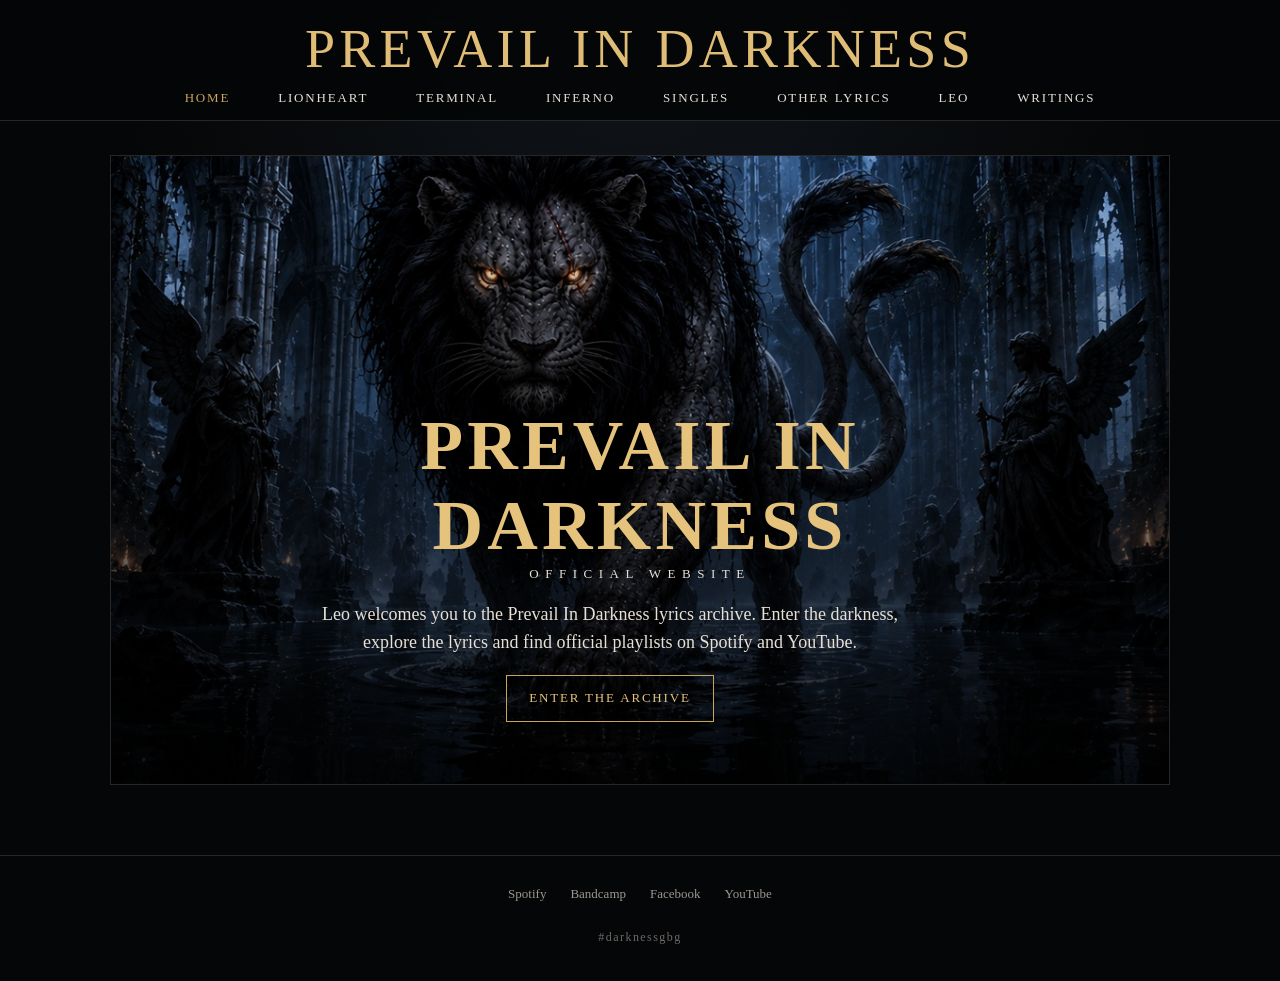
<file: index.html>
<!doctype html><html><head><meta charset="utf-8"><meta name="viewport" content="width=device-width,initial-scale=1"><title>Prevail In Darkness — Official Website</title><meta name="description" content="Official Prevail In Darkness lyrics archive."><meta property="og:type" content="website"><meta property="og:title" content="Prevail In Darkness — Official Website"><meta property="og:description" content="Official Prevail In Darkness lyrics archive."><meta property="og:url" content="https://darknessgbg.github.io/"><meta property="og:image" content="https://darknessgbg.github.io/assets/social-preview.jpg"><meta property="og:image:width" content="1200"><meta property="og:image:height" content="630"><meta property="og:image:alt" content="Prevail In Darkness — Official Website"><meta name="twitter:card" content="summary_large_image"><meta name="twitter:image" content="https://darknessgbg.github.io/assets/social-preview.jpg"><link rel="stylesheet" href="style.css"></head><body><script src="site.js"></script><script>document.body.innerHTML=head('HOME')+`<main><section class="hero"><div class="hero-copy"><h1>PREVAIL IN DARKNESS</h1><div class="official">OFFICIAL WEBSITE</div><p>Leo welcomes you to the Prevail In Darkness lyrics archive. Enter the darkness, explore the lyrics and find official playlists on Spotify and YouTube.</p><p><a class="btn" href="lionheart.html">ENTER THE ARCHIVE</a></p></div></section></main>`+footer()</script></body></html>
</file>
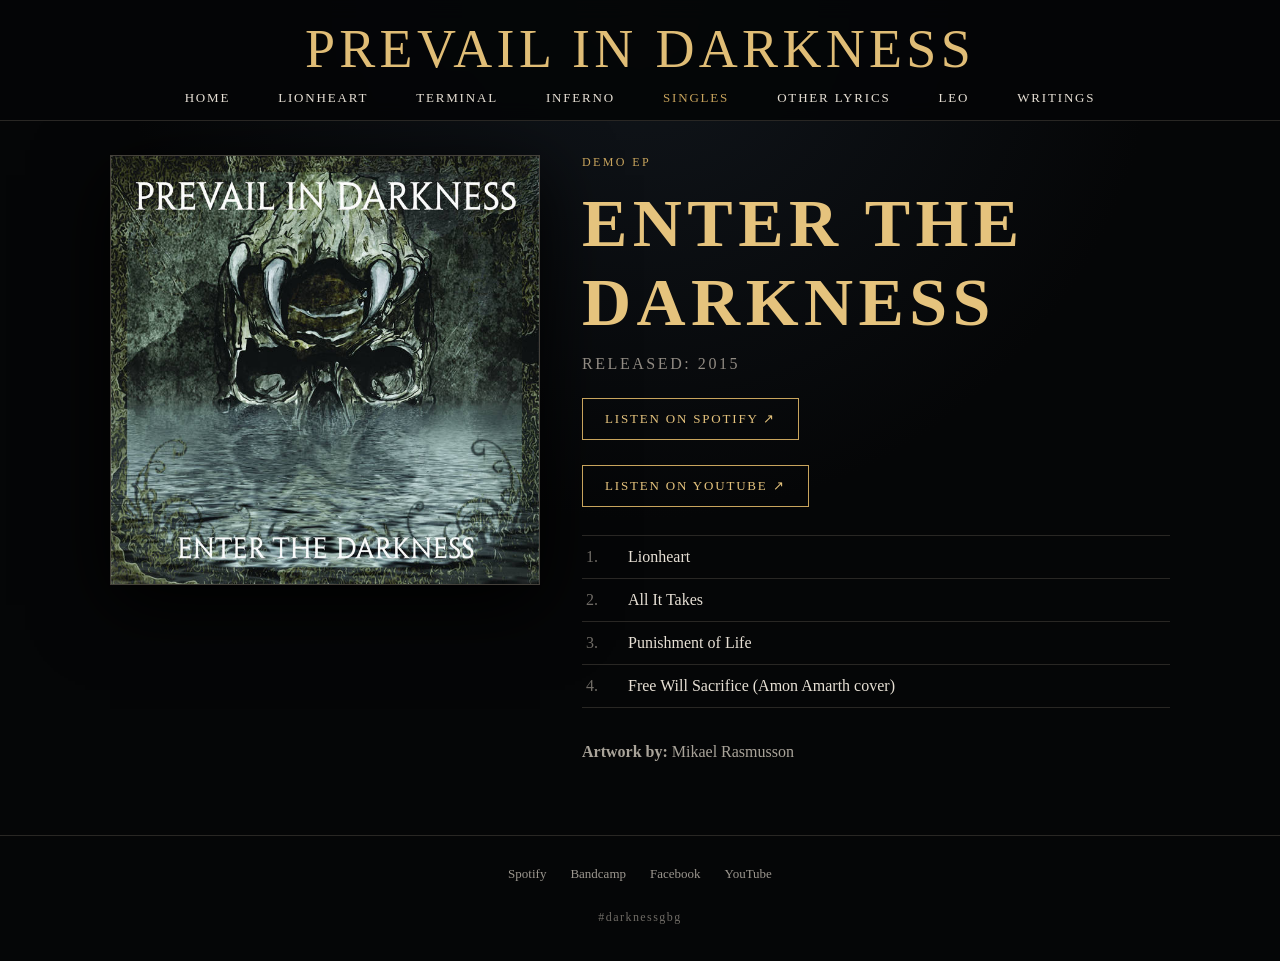
<file: ep.html>
<!doctype html><html><head><meta charset="utf-8"><meta name="viewport" content="width=device-width,initial-scale=1"><title>EP — Prevail In Darkness</title><link rel="stylesheet" href="style.css"></head><body><script src="site.js"></script><script>

const eps=[

{

title:'ENTER THE DARKNESS',

year:'2015',

type:'DEMO EP',

cover:'enter-the-darkness.jpg',

art:'Mikael Rasmusson',

spotify:'https://open.spotify.com/album/4tGDDbMZghYqmb6qF6rPEz?si=xfxrgKEaRs6nzDOba1xYuA&utm_source=copy-link',

youtube:'https://youtube.com/playlist?list=PLr1MfuOF9ysdJzB0fHsy_8Emk3G6ai0Ga&si=yYK1ctxXxt_LJBYR',

tracks:[

['Lionheart','lyrics.html?release=lionheart&track=4'],

['All It Takes','lyrics.html?release=lionheart&track=9'],

['Punishment of Life','lyrics.html?release=lionheart&track=10'],

['Free Will Sacrifice (Amon Amarth cover)',null]

]

},

{

title:'DAMNATION',

year:'2017',

type:'DEMO EP',

cover:'damnation.jpg',

art:'Emil Hermansson',

spotify:'https://open.spotify.com/album/0LSIrafQ3HREJO68vqvStt?si=rtVlo80FSLaMeyKSHmoYjA&utm_source=copy-link',

youtube:'https://youtube.com/playlist?list=PLr1MfuOF9yscKUUj8fVxPwi_1oLfwRfUy&si=0iLfa8OnX1uWUyE1',

tracks:[

['The End is Mine','lyrics.html?release=terminal&track=11'],

['Nothing Remains','lyrics.html?release=terminal&track=7'],

['Strike from the Ashes','lyrics.html?release=terminal&track=13'],

['Bullet Ride (In Flames cover)',null]

]

},

{

title:'THE IMMORTALS',

year:'2017',

type:'COMPILATION EP',

cover:'the-immortals.jpg',

art:'Emil Hermansson',

spotify:'https://open.spotify.com/album/38AAaayF6wWcVkKkwvoTXJ?si=2_XtHqJjT76xpYRxVuYUow&utm_source=copy-link',

youtube:'https://youtube.com/playlist?list=PLr1MfuOF9yseif8zJNQFHpRlXxnTdQBWU&si=DMuoag3zSQv6H38o',

bandcamp:'https://darknessgbg.bandcamp.com/album/the-immortals-ep-2017',

tracks:[

['Blinded by Fear (At the Gates cover)',null],

['Lost to Apathy (Dark Tranquillity cover)',null],

['Bullet Ride (In Flames cover)',null],

['Free Will Sacrifice (Amon Amarth cover)',null]

]

}

];

const id=Math.max(0,Math.min(2,parseInt(new URLSearchParams(location.search).get('id')||'0')));

const e=eps[id];

document.title=`${e.title} — Prevail In Darkness`;

document.body.innerHTML=head('SINGLES')+`<main><section class="release-head">

<img class="cover" src="assets/${e.cover}" alt="${e.title} artwork">

<div>

<div class="kicker">${e.type}</div>

<h1>${e.title}</h1>

<div class="meta">RELEASED: ${e.year}</div>

<p style="margin:25px 0">

<a class="btn" target="_blank" rel="noopener" href="${e.spotify}">LISTEN ON SPOTIFY ↗</a>

</p>

<p style="margin:25px 0">

<a class="btn" target="_blank" rel="noopener" href="${e.youtube}">LISTEN ON YOUTUBE ↗</a>

</p>

${e.bandcamp?`<p style="margin:25px 0"><a class="btn" target="_blank" rel="noopener" href="${e.bandcamp}">FREE DOWNLOAD ON BANDCAMP ↗</a></p>`:''}

<ol class="tracks">

${e.tracks.map((t,i)=>`<li>${t[1]?`<a href="${t[1]}"><span class="num">${i+1}.</span><span>${t[0]}</span></a>`:`<div style="display:flex;gap:14px;padding:12px 4px"><span class="num">${i+1}.</span><span>${t[0]}</span></div>`}</li>`).join('')}

</ol>

<div class="credits"><strong>Artwork by:</strong> ${e.art}</div>

</div>

</section></main>`+footer();

</script></body></html>
</file>
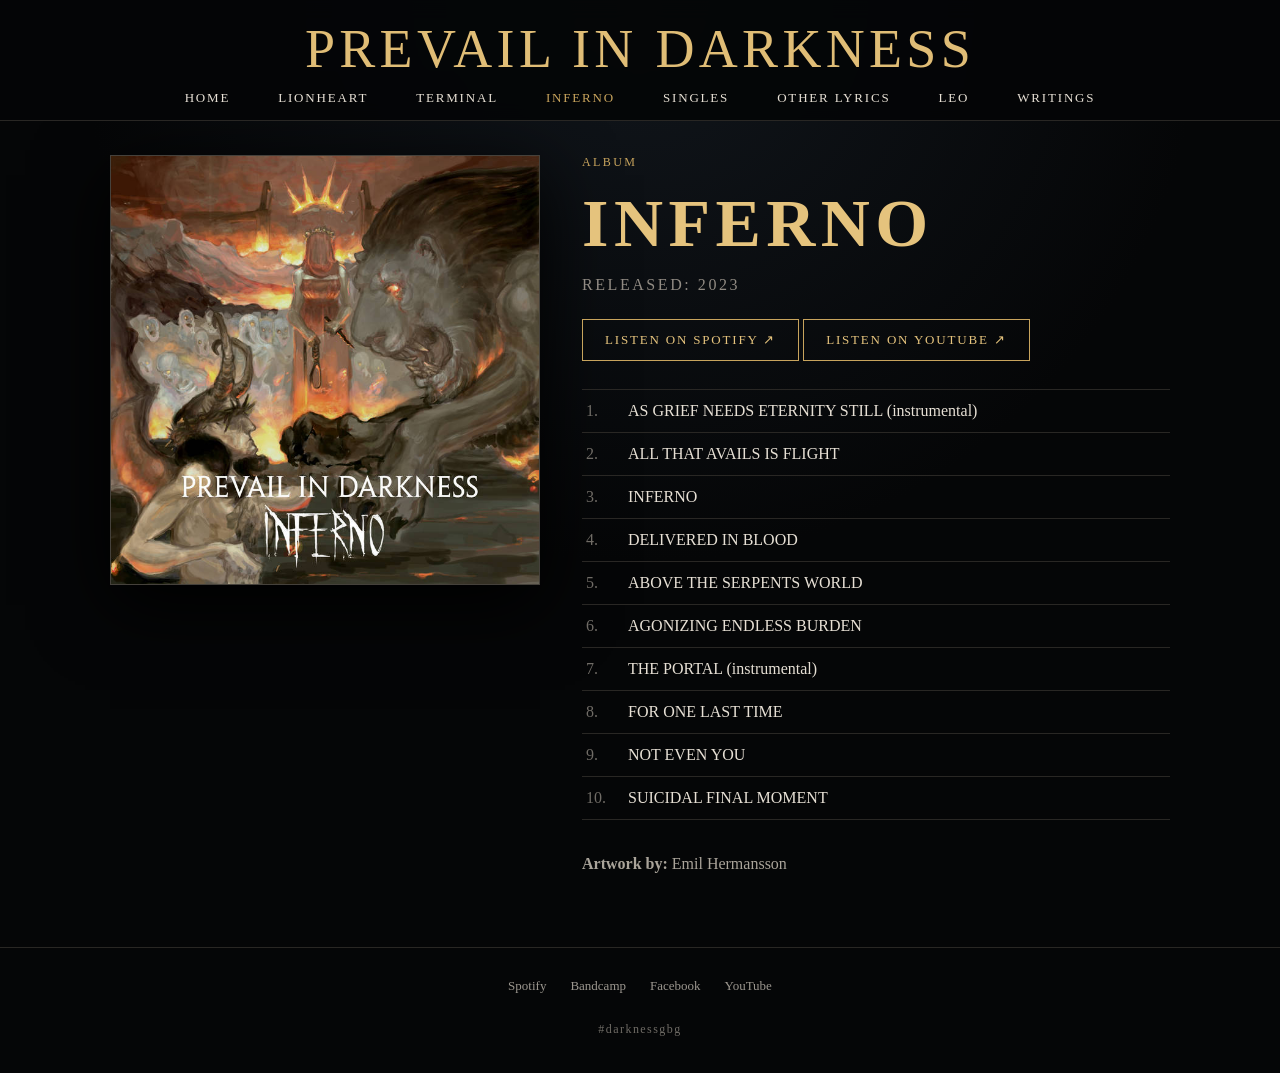
<file: inferno.html>
<!doctype html><html><head><meta charset="utf-8"><meta name="viewport" content="width=device-width,initial-scale=1"><link rel="stylesheet" href="style.css"></head><body><script src="site.js"></script><script>renderAlbum('inferno')</script></body></html>
</file>
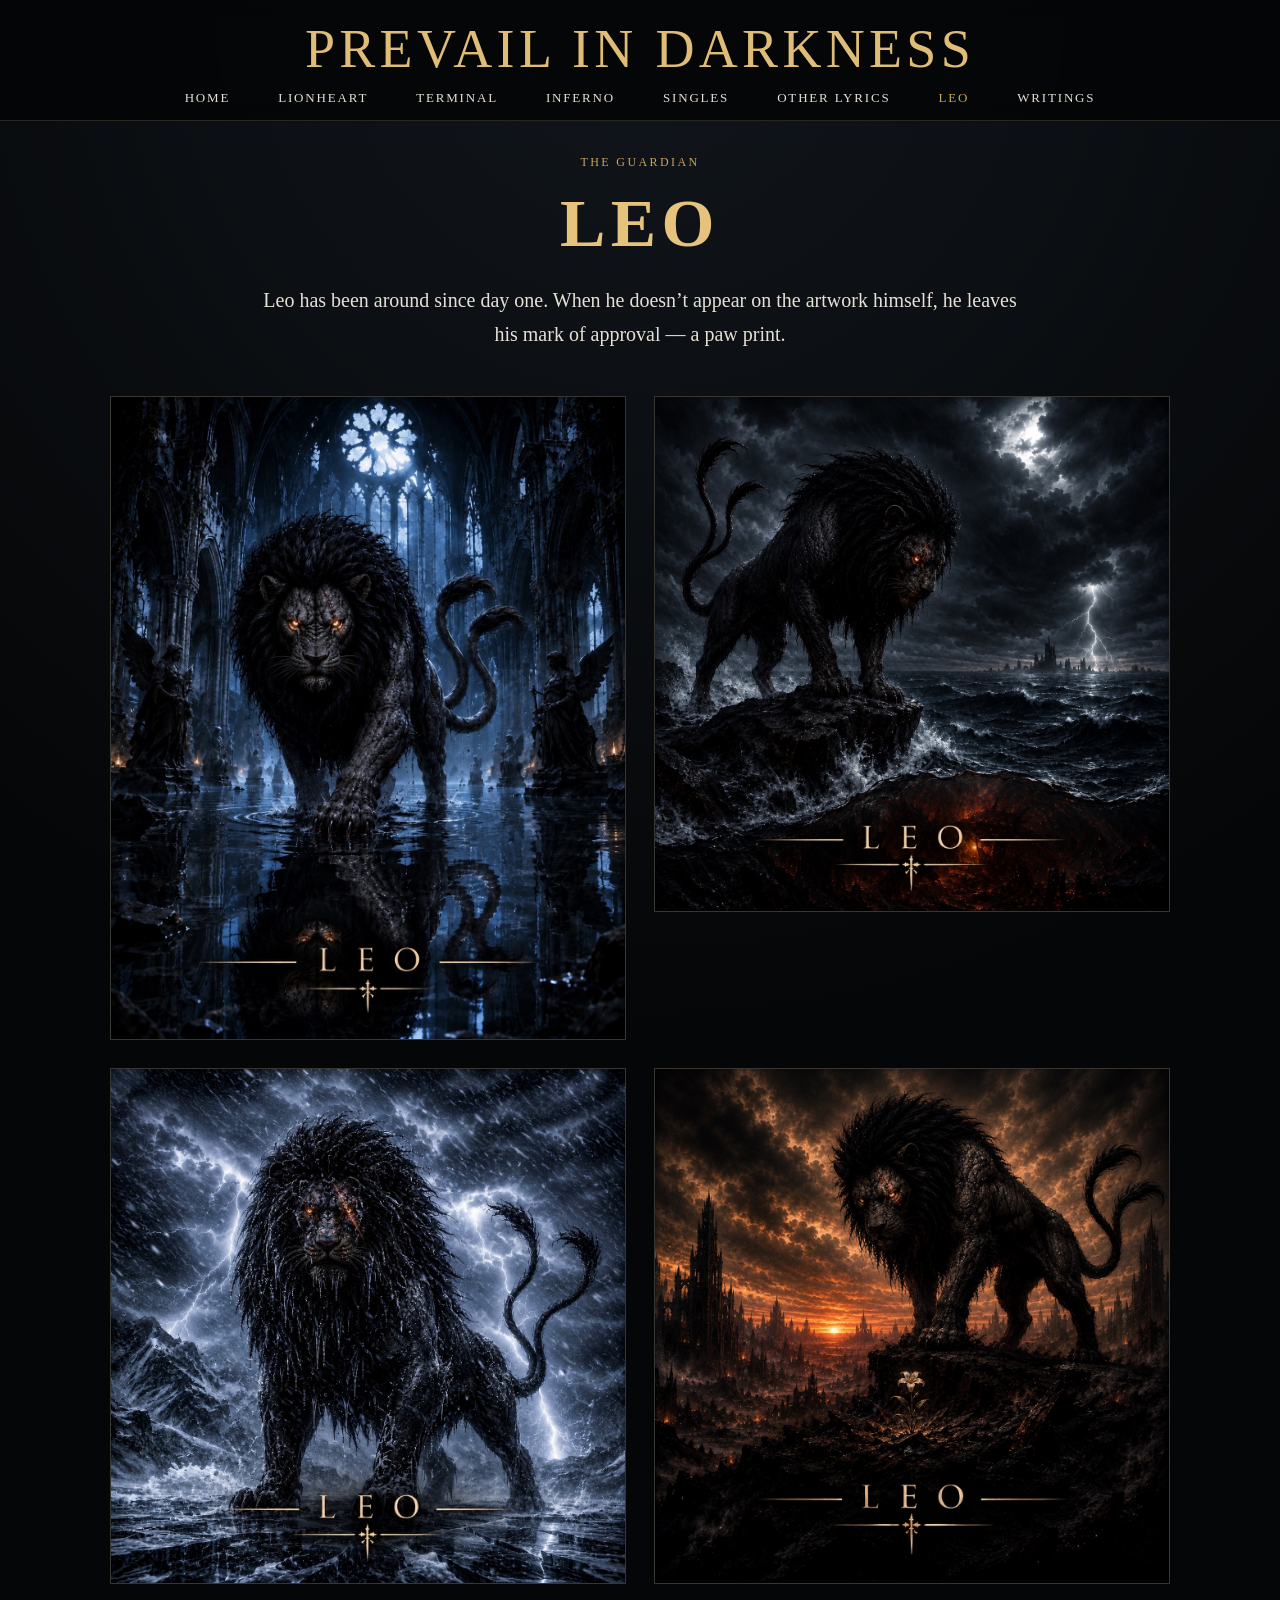
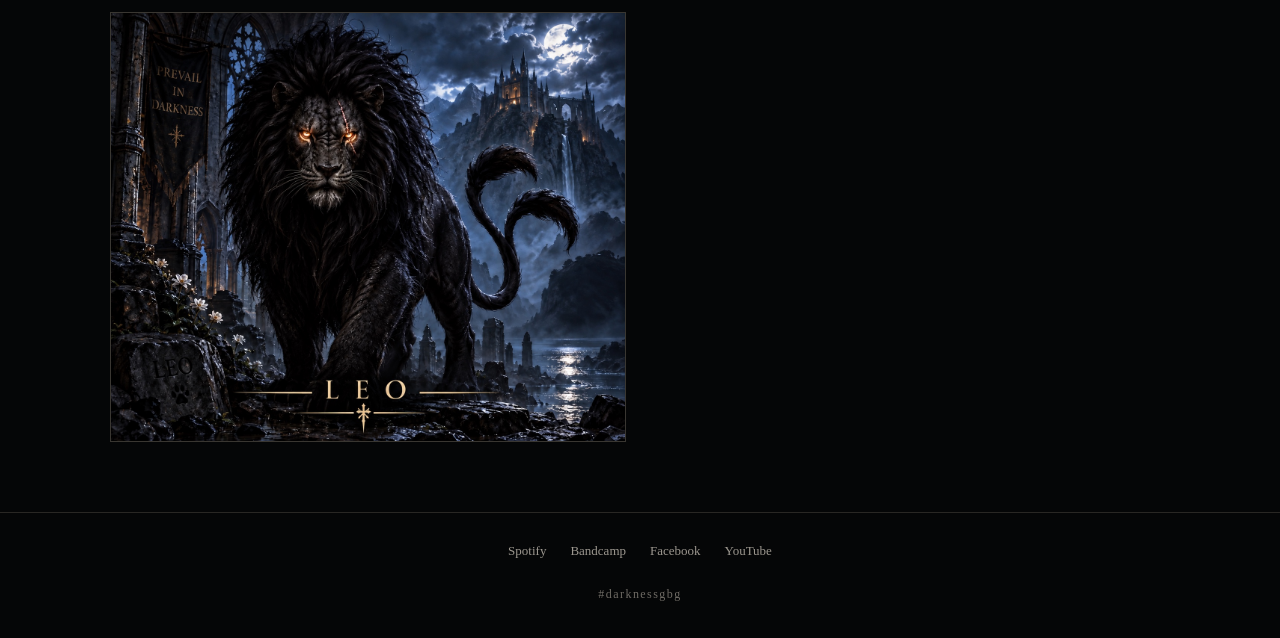
<file: leo.html>
<!doctype html>

<html>

<head>

<meta charset="utf-8">

<meta name="viewport" content="width=device-width,initial-scale=1">

<title>Leo — Prevail In Darkness</title>

<meta name="description" content="Leo — the guardian of Prevail In Darkness.">

<link rel="stylesheet" href="style.css">

<style>

.leo-intro{

  max-width:760px;

  margin:0 auto 45px;

  text-align:center;

}

.leo-intro p{

  font-size:20px;

  line-height:1.7;

  color:var(--ink);

}

.leo-gallery{

  display:grid;

  grid-template-columns:repeat(2,1fr);

  gap:28px;

}

.leo-art{

  margin:0;

}

.leo-art img{

  display:block;

  width:100%;

  height:auto;

  border:1px solid #393631;

}

@media(max-width:720px){

  .leo-gallery{

    grid-template-columns:1fr;

    gap:24px;

  }

  .leo-intro p{

    font-size:18px;

  }

}

</style>

</head>

<body>

<script src="site.js"></script>

<script>

document.body.innerHTML=head('LEO')+`

<main>

<section class="leo-intro">

<div class="kicker">THE GUARDIAN</div>

<h1 class="section-title">LEO</h1>

<p>

Leo has been around since day one. When he doesn’t appear on the artwork himself, he leaves his mark of approval — a paw print.

</p>

</section>

<section class="leo-gallery">

<figure class="leo-art">

<img src="assets/leo-cathedral-art.jpg" alt="Leo in the cathedral">

</figure>

<figure class="leo-art">

<img src="assets/leo-storm-art.jpg" alt="Leo overlooking the storm">

</figure>

<figure class="leo-art">

<img src="assets/leo-ice-art.jpg" alt="Leo in the frozen storm">

</figure>

<figure class="leo-art">

<img src="assets/leo-ruins-art.jpg" alt="Leo overlooking the ruins">

</figure>
<figure class="leo-art">

  <img src="assets/leo-guardian.jpg" alt="Leo, guardian of Prevail In Darkness">

</figure>
</section>

</main>

`+footer();

</script>

</body>

</html>
</file>
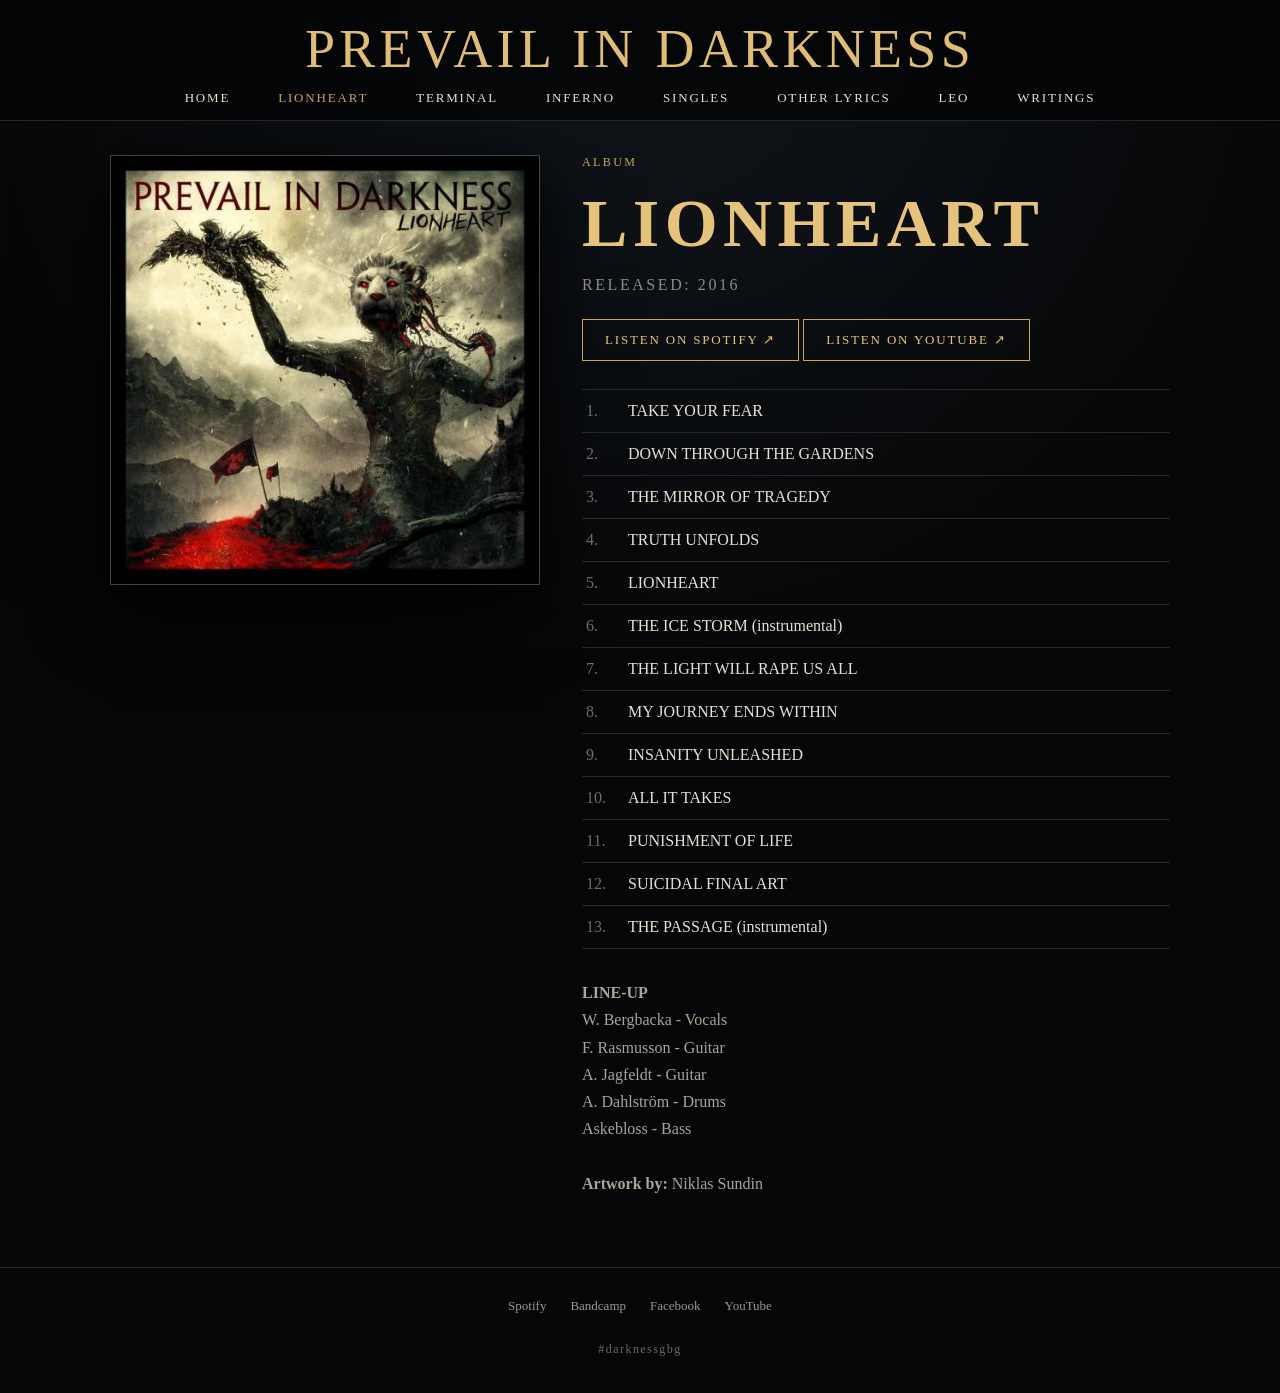
<file: lionheart.html>
<!doctype html><html><head><meta charset="utf-8"><meta name="viewport" content="width=device-width,initial-scale=1"><link rel="stylesheet" href="style.css"></head><body><script src="site.js"></script><script>renderAlbum('lionheart')</script></body></html>
</file>
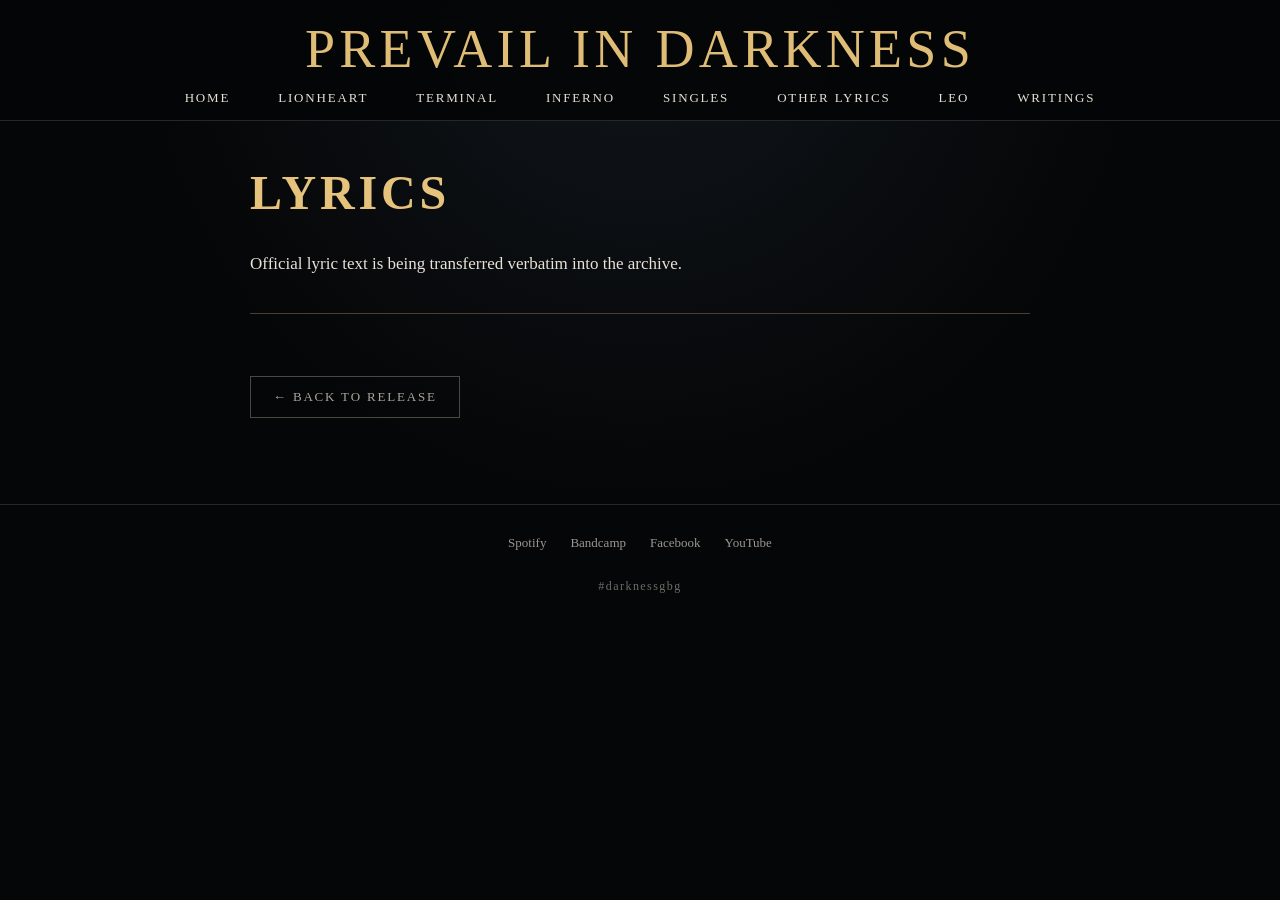
<file: lyrics.html>
<!doctype html><html><head><meta charset="utf-8"><meta name="viewport" content="width=device-width,initial-scale=1"><title>Lyrics — Prevail In Darkness</title><link rel="stylesheet" href="style.css"></head><body><script src="site.js"></script><script src="lionheart-lyrics.js"></script><script src="terminal-lyrics.js"></script><script src="inferno-lyrics.js"></script><script>const q=new URLSearchParams(location.search),rid=q.get('release'),r=releases[rid],i=+q.get('track'),t=r?.tracks[i]||'LYRICS',c=TRACK_CREDITS[rid]?.[i]||[];document.title=`${t} — Prevail In Darkness`;document.body.innerHTML=head(r?.title||'')+`<main class="lyric-page"><div class="kicker">${r?.title||''}</div><h1 class="section-title lyric-title">${t}</h1><div id="lyrics" class="lyric-copy"><pre>${rid==='lionheart' ? (LIONHEART_LYRICS[i] || 'INSTRUMENTAL') : rid==='terminal' ? (TERMINAL_LYRICS[i] || 'INSTRUMENTAL') : rid==='inferno' ? (INFERNO_LYRICS[i] || 'INSTRUMENTAL') : 'Official lyric text is being transferred verbatim into the archive.'}</pre><div class="song-credit">${c.map(x=>`<div>${x}</div>`).join('')}</div></div><p><a class="btn secondary" href="${rid}.html">← BACK TO ${r?.title||'RELEASE'}</a></p></main>`+footer()</script></body></html>
</file>
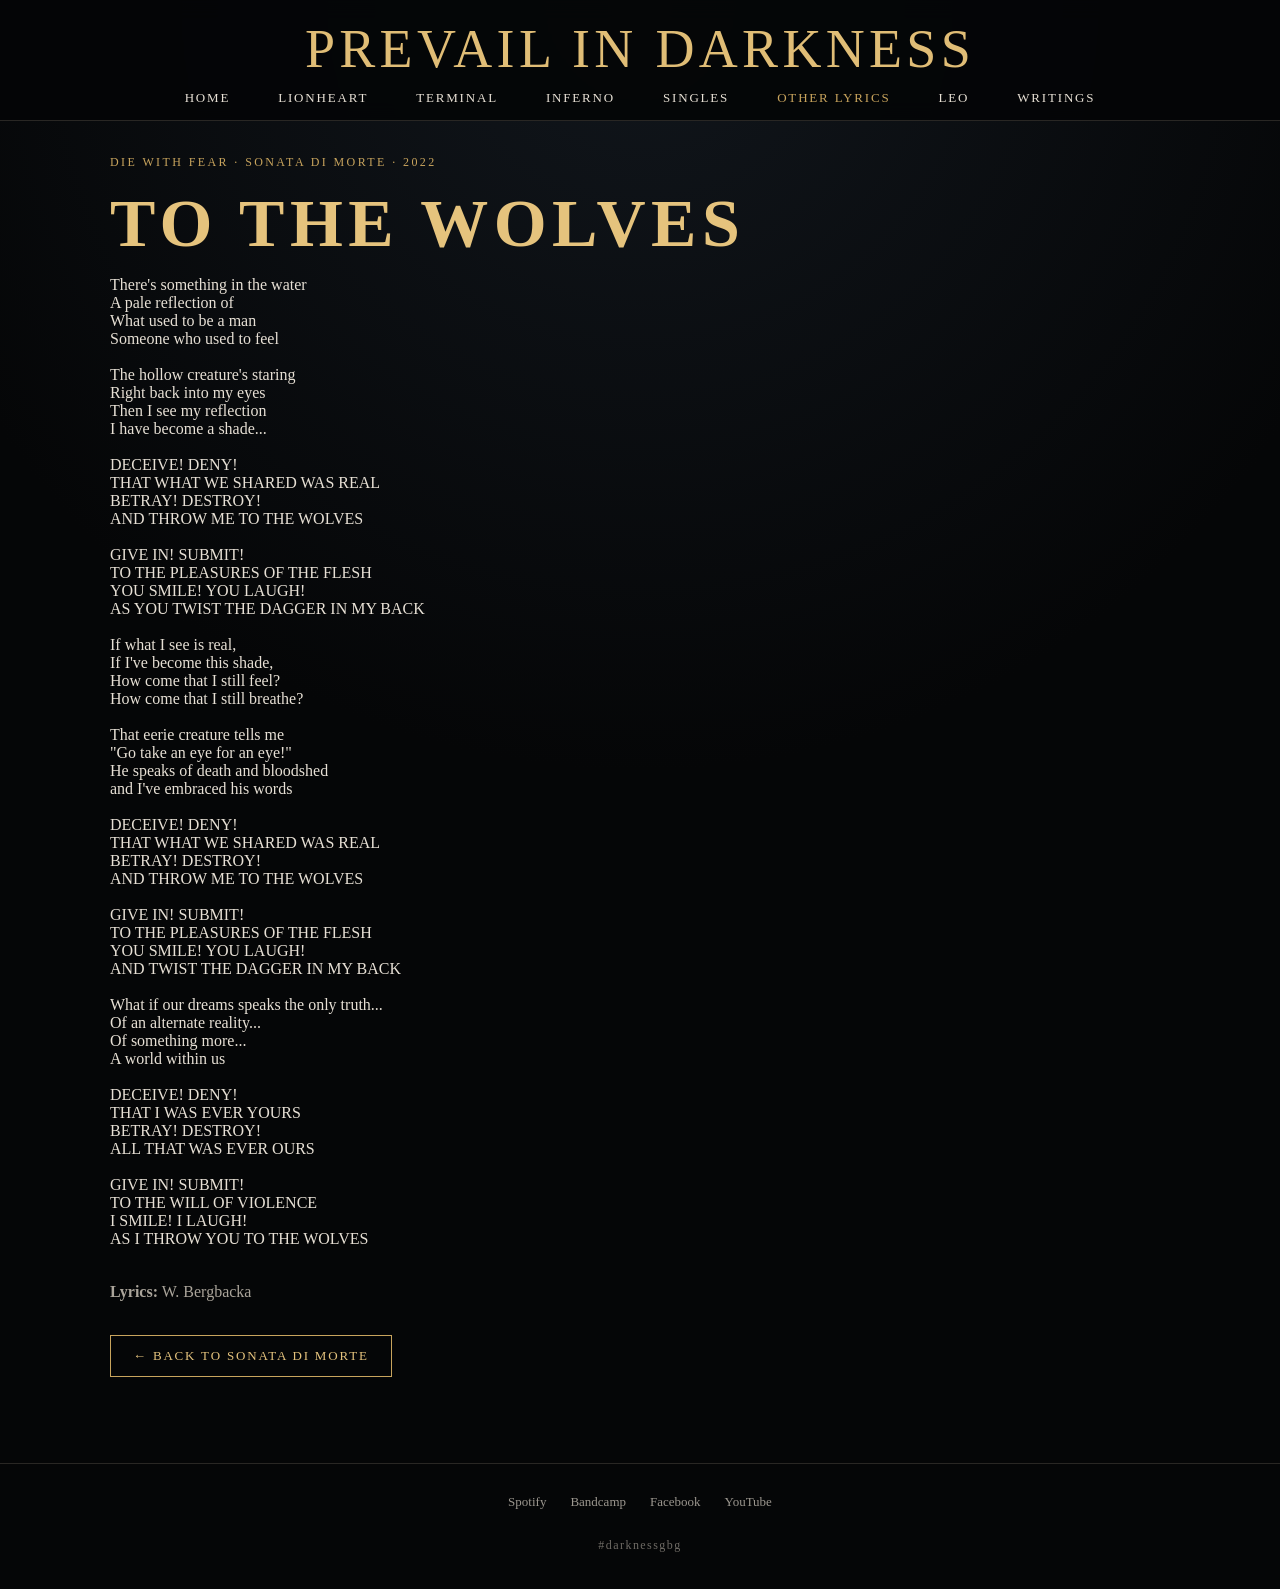
<file: other-lyrics-song.html>
<!doctype html><html><head><meta charset="utf-8"><meta name="viewport" content="width=device-width,initial-scale=1"><title>Other Lyrics — Prevail In Darkness</title><link rel="stylesheet" href="style.css"></head><body><script src="site.js"></script><script src="sonata-lyrics.js"></script><script>const i=+new URLSearchParams(location.search).get('track');const x=SONATA_TRACKS[i];if(!x){document.body.innerHTML=head('OTHER LYRICS')+'<main><h1>Track not found</h1></main>'+footer()}else{document.title=`${x.title} — Prevail In Darkness`;document.body.innerHTML=head('OTHER LYRICS')+`<main><div class="kicker">DIE WITH FEAR · SONATA DI MORTE · 2022</div><h1 class="section-title">${x.title}</h1><div class="lyrics">${x.lyrics.split('\n').map(line=>line?line:'&nbsp;').join('<br>')}</div><div class="credits"><strong>Lyrics:</strong> W. Bergbacka</div><p style="margin-top:30px"><a class="btn" href="other-lyrics.html">← BACK TO SONATA DI MORTE</a></p></main>`+footer()}</script></body></html>
</file>
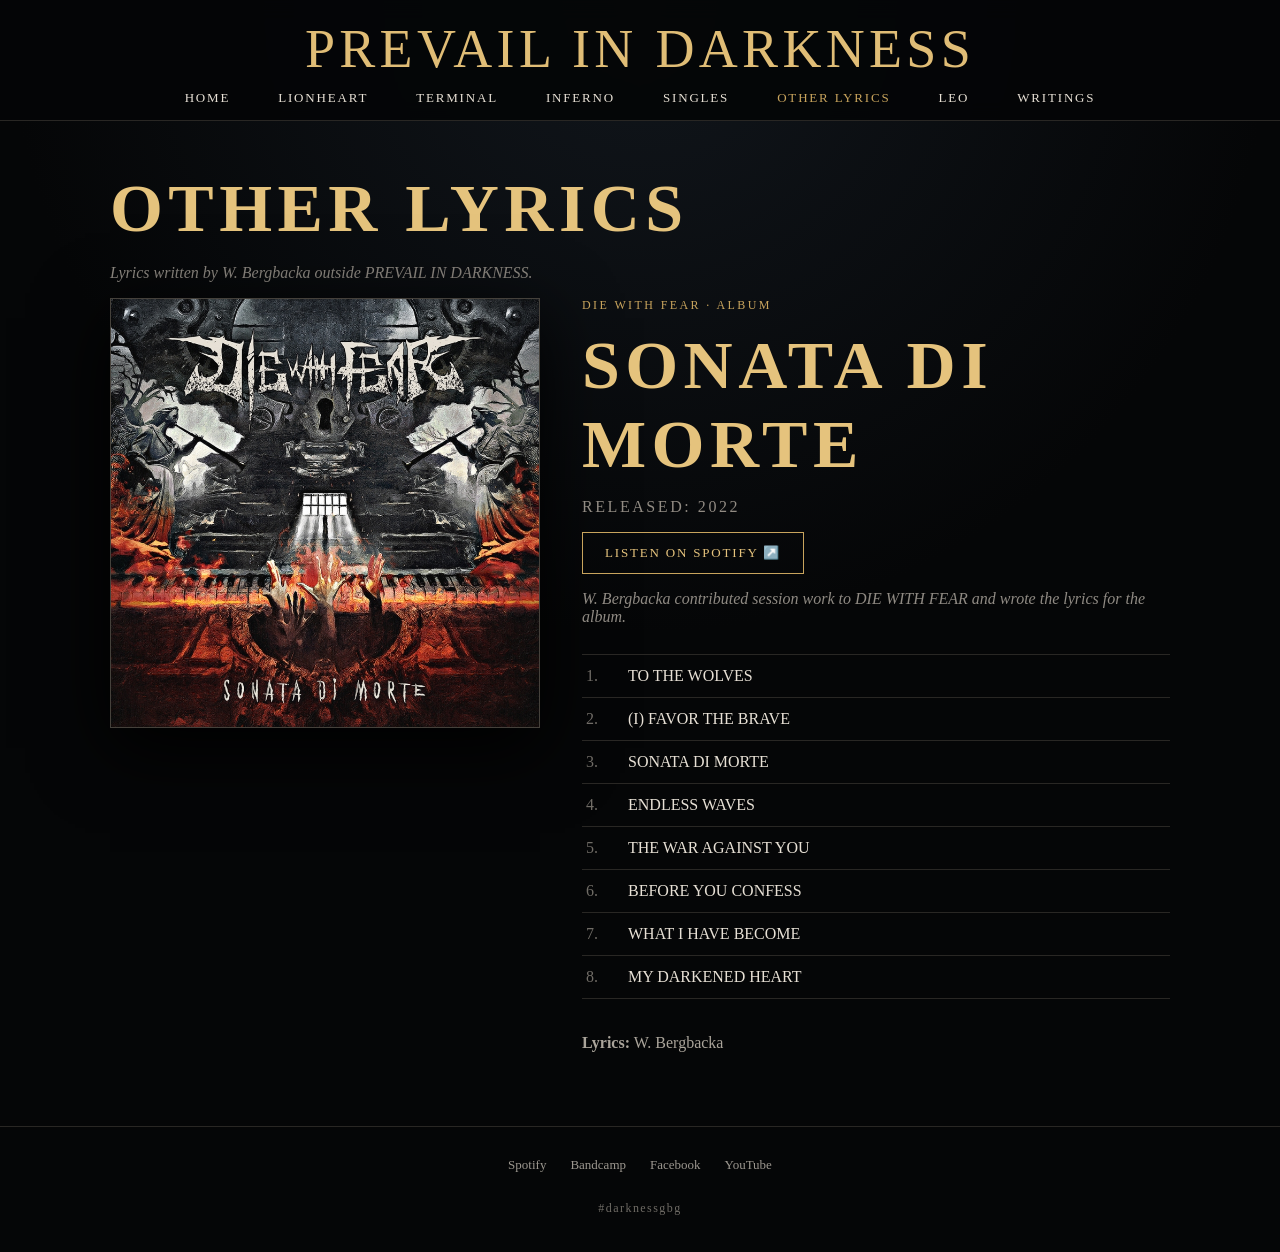
<file: other-lyrics.html>
<!doctype html><html><head><meta charset="utf-8"><meta name="viewport" content="width=device-width,initial-scale=1"><title>Other Lyrics — Prevail In Darkness</title><link rel="stylesheet" href="style.css"></head><body><script src="site.js"></script><script>document.body.innerHTML=head('OTHER LYRICS')+`<main><h1 class="section-title">OTHER LYRICS</h1><p class="note">Lyrics written by W. Bergbacka outside PREVAIL IN DARKNESS.</p><section class="release-head"><img class="cover" src="assets/sonata-di-morte.jpg" alt="DIE WITH FEAR — Sonata Di Morte cover"><div><div class="kicker">DIE WITH FEAR · ALBUM</div><h1>SONATA DI MORTE</h1><div class="meta">RELEASED: 2022</div><p><a class="btn" href="https://open.spotify.com/album/30QrmC13gBpzh23eIu6SUT" target="_blank" rel="noopener">LISTEN ON SPOTIFY ↗️</a></p><p class="note">W. Bergbacka contributed session work to DIE WITH FEAR and wrote the lyrics for the album.</p><ol class="tracks">${['TO THE WOLVES','(I) FAVOR THE BRAVE','SONATA DI MORTE','ENDLESS WAVES','THE WAR AGAINST YOU','BEFORE YOU CONFESS','WHAT I HAVE BECOME','MY DARKENED HEART'].map((t,i)=>`<li><a href="other-lyrics-song.html?track=${i}"><span class="num">${i+1}.</span><span>${t}</span></a></li>`).join('')}</ol><div class="credits"><strong>Lyrics:</strong> W. Bergbacka</div></div></section></main>`+footer()</script></body></html>
</file>
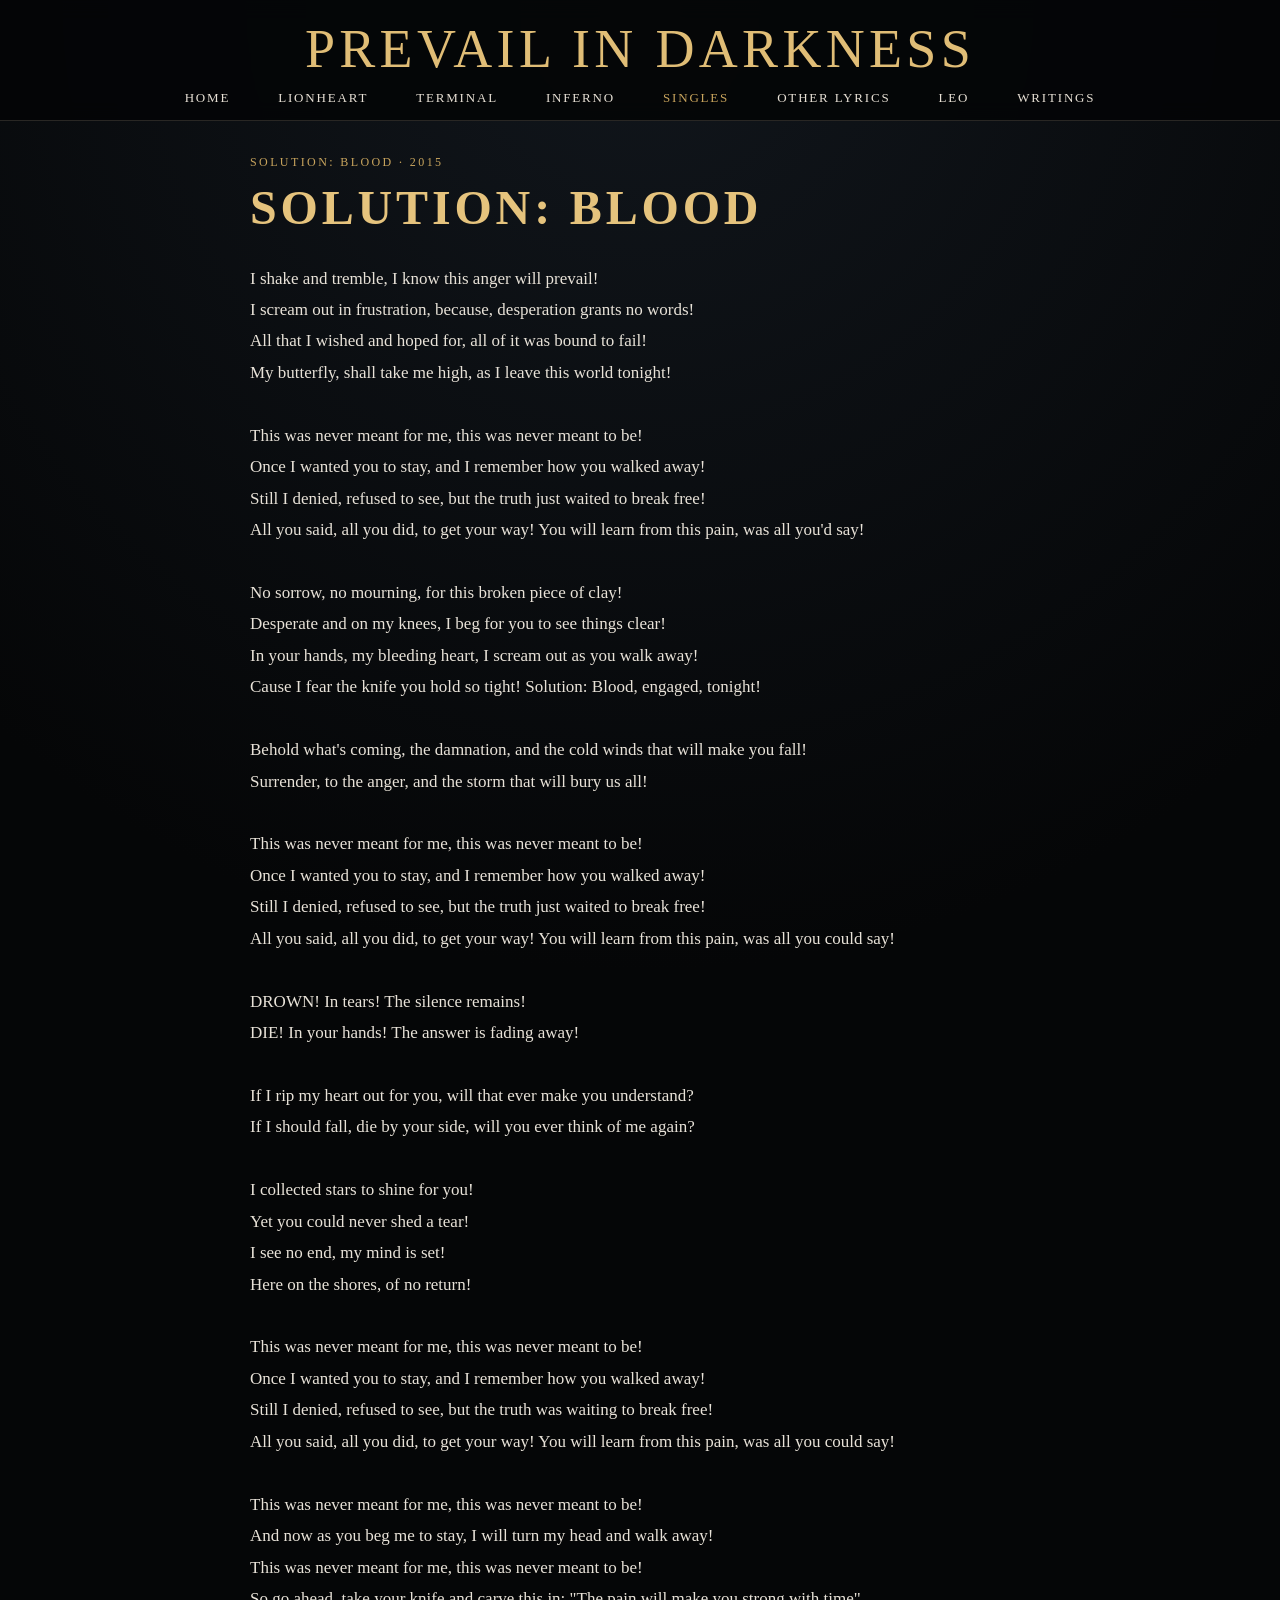
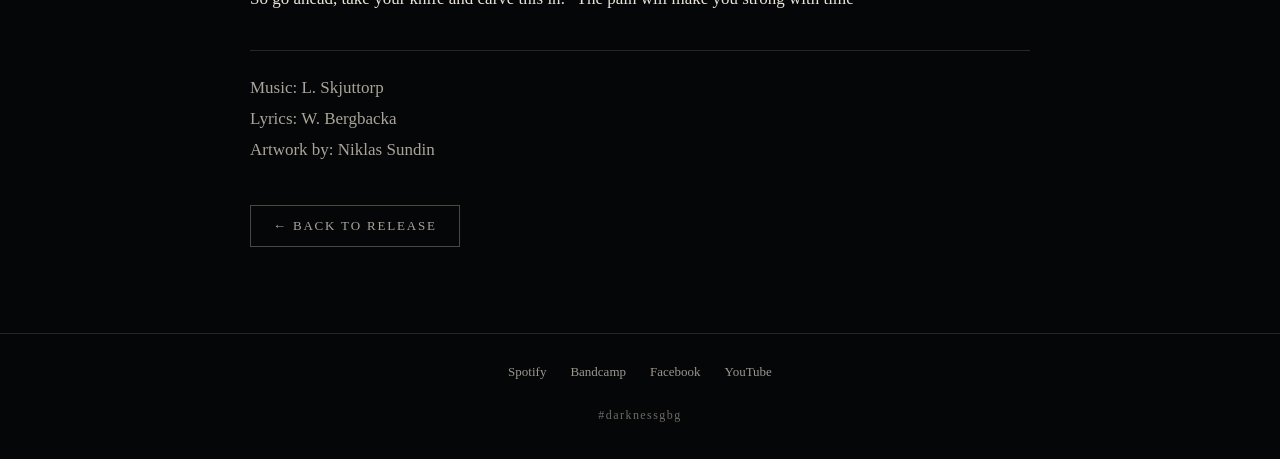
<file: single-lyrics.html>
<!doctype html><html><head><meta charset="utf-8"><meta name="viewport" content="width=device-width,initial-scale=1"><title>Lyrics — Prevail In Darkness</title><link rel="stylesheet" href="style.css"></head><body><script src="site.js"></script><script src="singles-data.js"></script><script>
const q=new URLSearchParams(location.search),id=+q.get('id'),track=+q.get('track')||0;
const x=SINGLES_DATA[id]||SINGLES_DATA[0], song=x.tracks[track]||x.tracks[0];
document.title=`${song.title} — Prevail In Darkness`;
document.body.innerHTML=head('SINGLES')+`<main class="lyric-page"><div class="kicker">${x.title} · ${x.year}</div><h1 class="section-title lyric-title">${song.title}</h1><div class="lyric-copy"><pre>${song.lyrics}</pre><div class="credits">${song.credits.map(c=>`<div>${c}</div>`).join('')}</div></div><p><a class="btn secondary" href="single.html?id=${id}">← BACK TO RELEASE</a></p></main>`+footer();
</script></body></html>
</file>
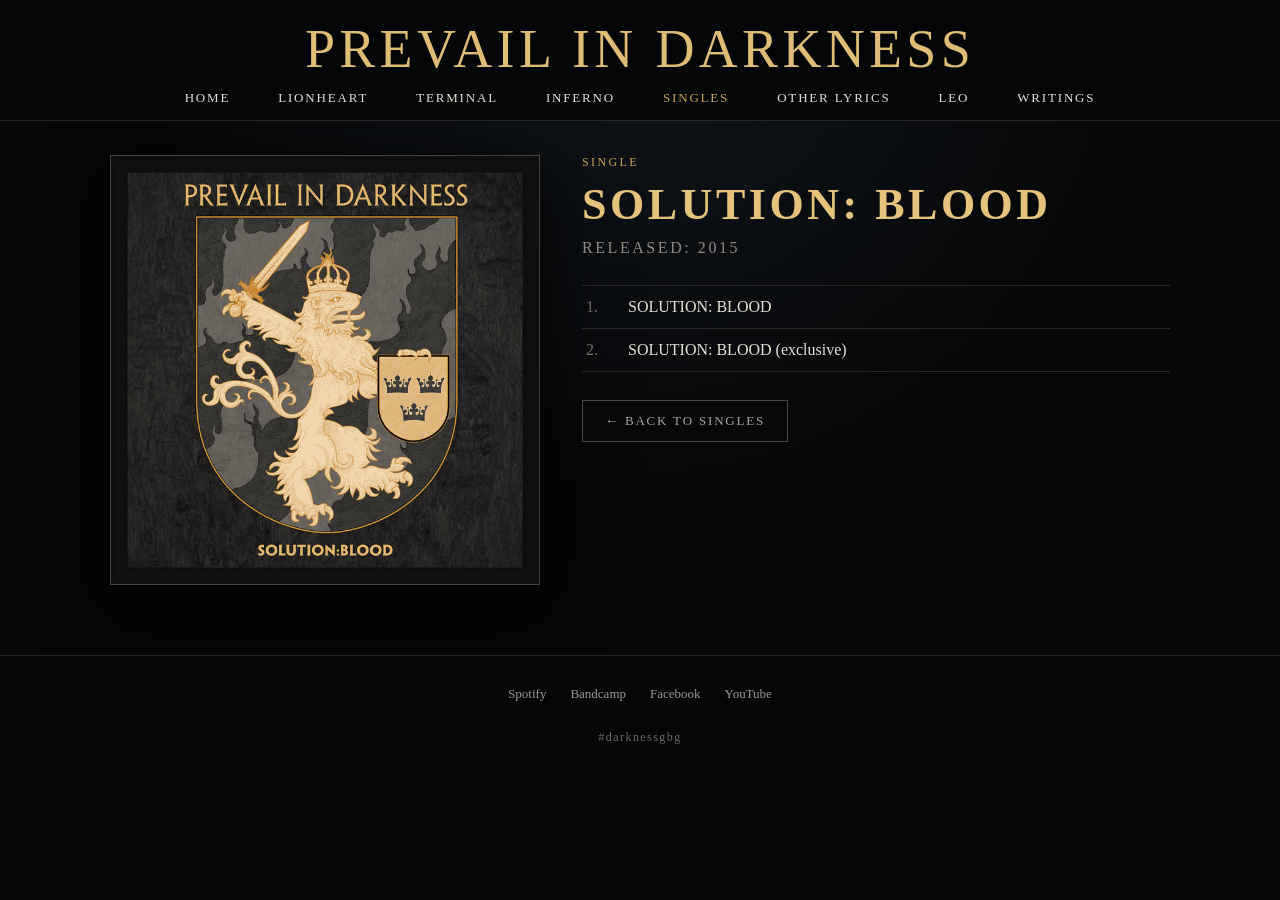
<file: single.html>
<!doctype html><html><head><meta charset="utf-8"><meta name="viewport" content="width=device-width,initial-scale=1"><title>Single — Prevail In Darkness</title><link rel="stylesheet" href="style.css"></head><body><script src="site.js"></script><script>
const singles=[
 {title:'SOLUTION: BLOOD',year:'2015',cover:'solution-blood.jpg',tracks:['SOLUTION: BLOOD','SOLUTION: BLOOD (exclusive)']},
 {title:'NAUSEATING PAIN',year:'2015',cover:'nauseating-pain.jpg'},
 {title:'IN DEATH WE TRUST (feat. Tomas Lindberg)',year:'2018',cover:'in-death-we-trust.jpg'},
 {title:'FOR VENGEANCE SAKE',year:'2020',cover:'for-vengeance-sake.jpg'},
 {title:'OF SNOW AND ICE (All It Takes - Part 3)',year:'2020',cover:'of-snow-and-ice.jpg'}
];
const id=+new URLSearchParams(location.search).get('id'),x=singles[id]||singles[0];
const content=x.tracks?`<ol class="tracks">${x.tracks.map((t,i)=>`<li><a href="single-lyrics.html?id=0&track=${i}"><span class="num">${i+1}.</span><span>${t}</span></a></li>`).join('')}</ol>`:`<p><a class="btn" href="single-lyrics.html?id=${id}">READ LYRICS</a></p>`;
document.title=`${x.title} — Prevail In Darkness`;document.body.innerHTML=head('SINGLES')+`<main><section class="release-head"><img class="cover" src="assets/${x.cover}" alt="${x.title} artwork"><div><div class="kicker">SINGLE</div><h1 class="section-title" style="font-size:44px">${x.title}</h1><div class="meta">RELEASED: ${x.year}</div>${content}<p><a class="btn secondary" href="singles.html">← BACK TO SINGLES</a></p></div></section></main>`+footer();
</script></body></html>
</file>
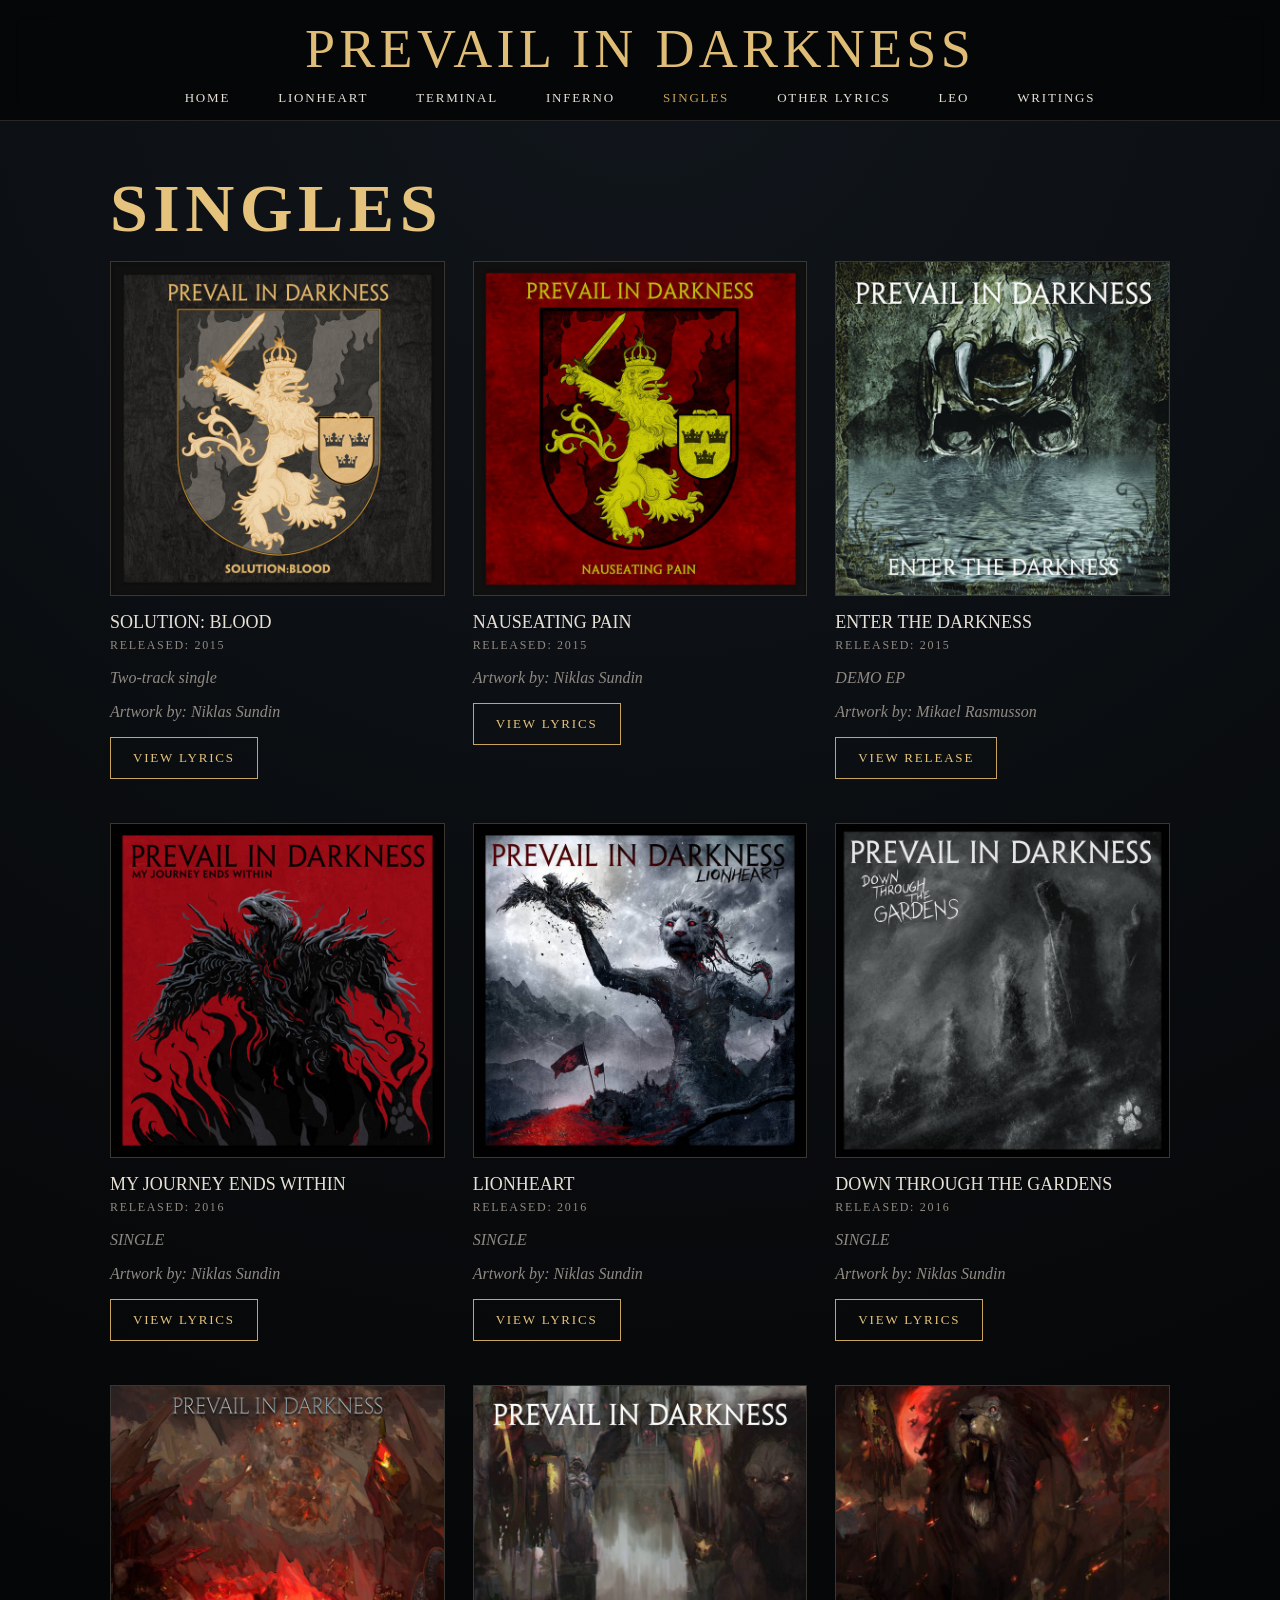
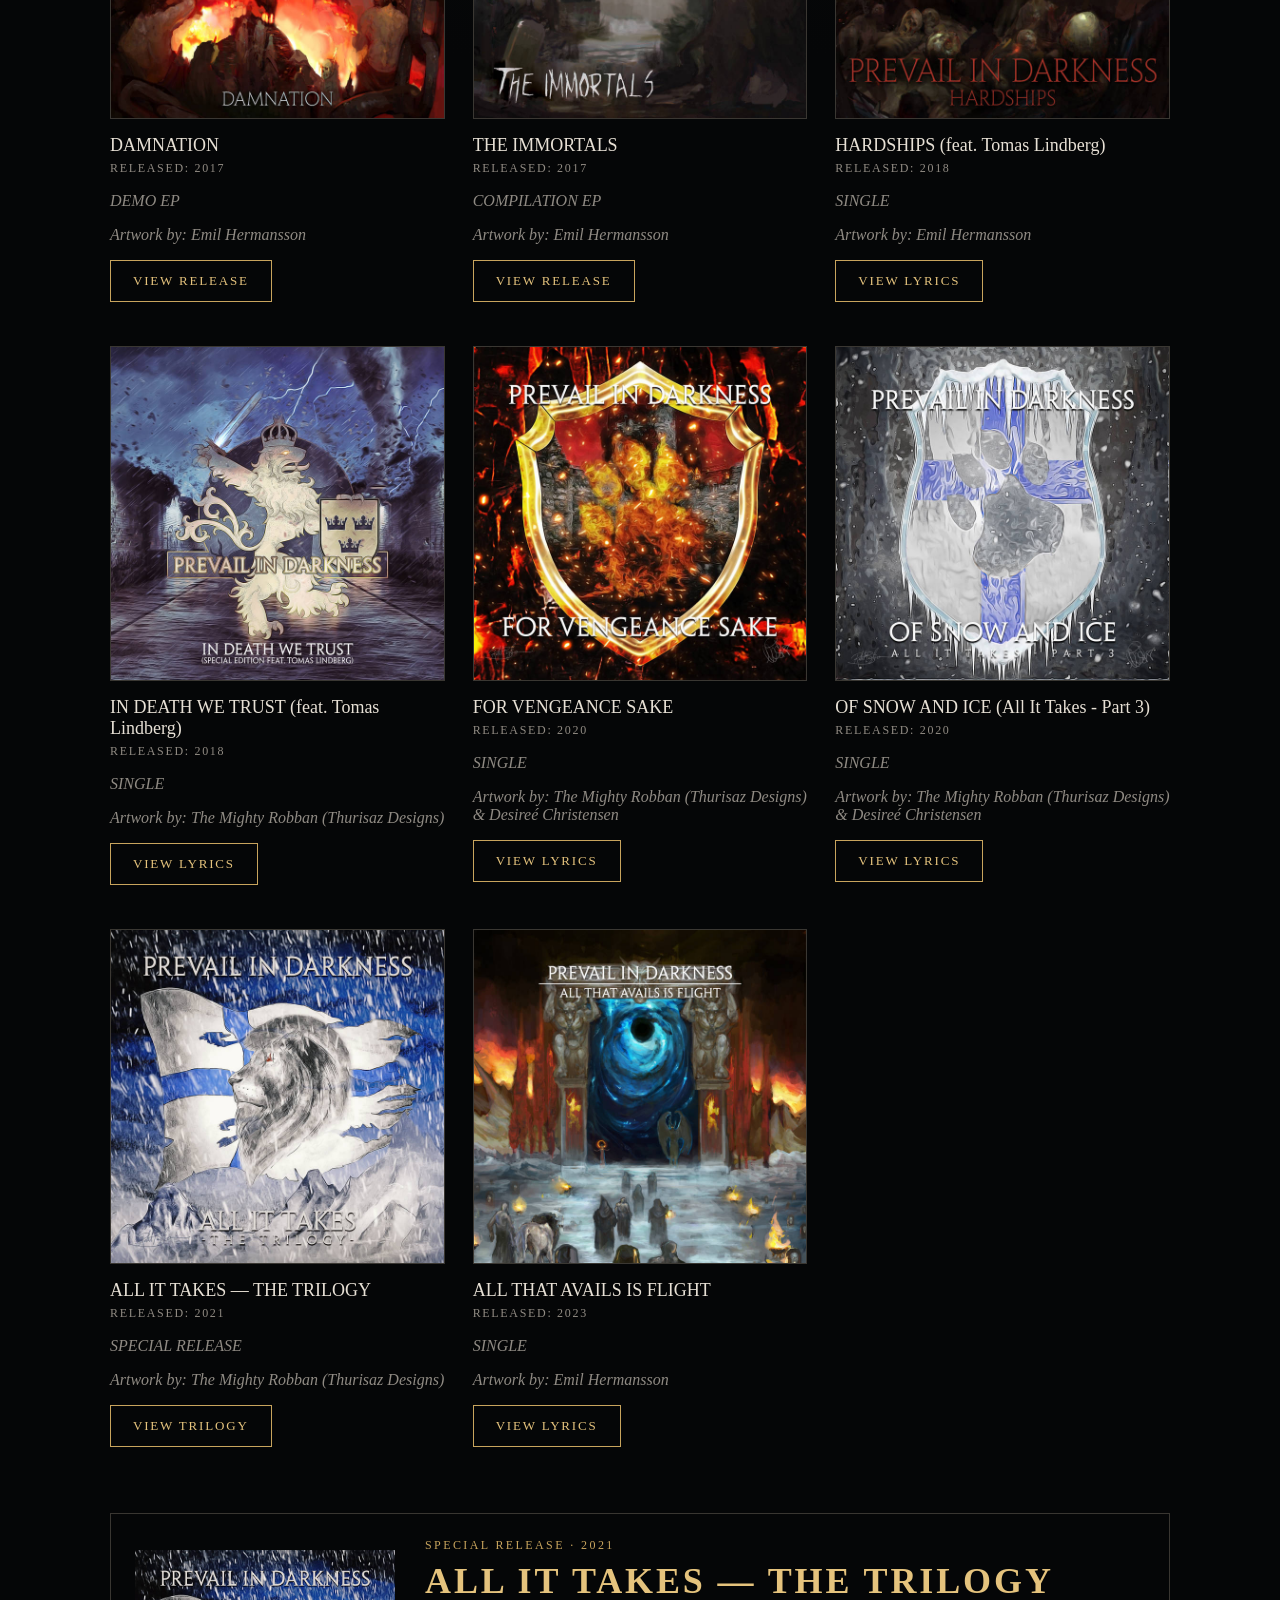
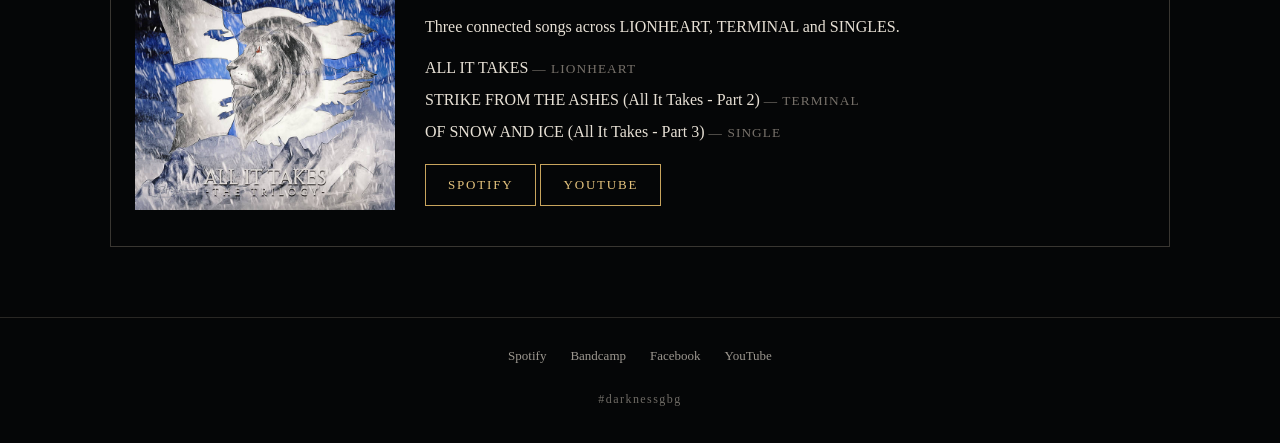
<file: singles.html>
<!doctype html>

<html>

<head>

<meta charset="utf-8">

<meta name="viewport" content="width=device-width,initial-scale=1">

<title>Singles — Prevail In Darkness</title>

<link rel="stylesheet" href="style.css">

</head>

<body>

<script src="site.js"></script>

<script>

const singlesReleases=[

['SOLUTION: BLOOD','2015','solution-blood.jpg','single.html?id=0','Two-track single','Niklas Sundin'],

['NAUSEATING PAIN','2015','nauseating-pain.jpg','single.html?id=1','','Niklas Sundin'],

['ENTER THE DARKNESS','2015','enter-the-darkness.jpg','ep.html?id=0','DEMO EP','Mikael Rasmusson'],

['MY JOURNEY ENDS WITHIN','2016','my-journey-ends-within.jpg','lyrics.html?release=lionheart&track=7','SINGLE','Niklas Sundin'],

['LIONHEART','2016','lionheart-single.jpg','lyrics.html?release=lionheart&track=4','SINGLE','Niklas Sundin'],

['DOWN THROUGH THE GARDENS','2016','down-through-the-gardens.jpg','lyrics.html?release=lionheart&track=1','SINGLE','Niklas Sundin'],

['DAMNATION','2017','damnation.jpg','ep.html?id=1','DEMO EP','Emil Hermansson'],

['THE IMMORTALS','2017','the-immortals.jpg','ep.html?id=2','COMPILATION EP','Emil Hermansson'],

['HARDSHIPS (feat. Tomas Lindberg)','2018','hardships.jpg','lyrics.html?release=terminal&track=4','SINGLE','Emil Hermansson'],

['IN DEATH WE TRUST (feat. Tomas Lindberg)','2018','in-death-we-trust.jpg','single.html?id=2','SINGLE','The Mighty Robban (Thurisaz Designs)'],

['FOR VENGEANCE SAKE','2020','for-vengeance-sake.jpg','single.html?id=3','SINGLE','The Mighty Robban (Thurisaz Designs) & Desireé Christensen'],

['OF SNOW AND ICE (All It Takes - Part 3)','2020','of-snow-and-ice.jpg','single.html?id=4','SINGLE','The Mighty Robban (Thurisaz Designs) & Desireé Christensen'],

['ALL IT TAKES — THE TRILOGY','2021','all-it-takes-trilogy.jpg','#trilogy','SPECIAL RELEASE','The Mighty Robban (Thurisaz Designs)'],

['ALL THAT AVAILS IS FLIGHT','2023','all-that-avails-is-flight.jpg','lyrics.html?release=inferno&track=1','SINGLE','Emil Hermansson']

];

let cards='';

singlesReleases.forEach(function(x){

  let button='VIEW LYRICS';

  if(x[3]==='#trilogy'){

    button='VIEW TRILOGY';

  }else if(x[3].startsWith('ep.html')){

    button='VIEW RELEASE';

  }

  cards +=

    '<article class="card">' +

    '<img src="assets/' + x[2] + '" alt="' + x[0] + ' artwork">' +

    '<h2>' + x[0] + '</h2>' +

    '<div class="year">RELEASED: ' + x[1] + '</div>' +

    (x[4] ? '<p class="note">' + x[4] + '</p>' : '') +
    (x[5] ? '<p class="note">Artwork by: ' + x[5] + '</p>' : '') +

    '<p><a class="btn" href="' + x[3] + '">' + button + '</a></p>' +

    '</article>';

});

const trilogy =

  '<section class="feature" id="trilogy">' +

  '<img src="assets/all-it-takes-trilogy.jpg" alt="All It Takes - The Trilogy artwork">' +

  '<div>' +

  '<div class="kicker">SPECIAL RELEASE · 2021</div>' +

  '<h2 class="section-title" style="font-size:36px">ALL IT TAKES — THE TRILOGY</h2>' +

  '<p>Three connected songs across LIONHEART, TERMINAL and SINGLES.</p>' +

  '<p class="trilogy-links">' +

  '<a href="lyrics.html?release=lionheart&track=9">ALL IT TAKES <small>— LIONHEART</small></a><br>' +

  '<a href="lyrics.html?release=terminal&track=13">STRIKE FROM THE ASHES (All It Takes - Part 2) <small>— TERMINAL</small></a><br>' +

  '<a href="single.html?id=4">OF SNOW AND ICE (All It Takes - Part 3) <small>— SINGLE</small></a>' +

  '</p>' +

  '<p>' +

'<a class="btn" target="_blank" rel="noopener" href="https://open.spotify.com/album/4XQee86E7VtkhQzGx2vH43?si=8pmncOOwRPe98Cbv0VCxGQ&utm_source=copy-link">SPOTIFY</a> ' +

'<a class="btn" target="_blank" rel="noopener" href="https://youtube.com/playlist?list=PLr1MfuOF9yscTTVecEwvJs-5fqFQ4z6Zf&si=r7jUT4b1VTZbymG1">YOUTUBE</a>' +

'</p>' +

  '</div>' +

  '</section>';

document.body.innerHTML =

  head('SINGLES') +

  '<main>' +

  '<h1 class="section-title">SINGLES</h1>' +

  '<div class="grid">' + cards + '</div>' +

  trilogy +

  '</main>' +

  footer();

</script>

</body>

</html>
</file>
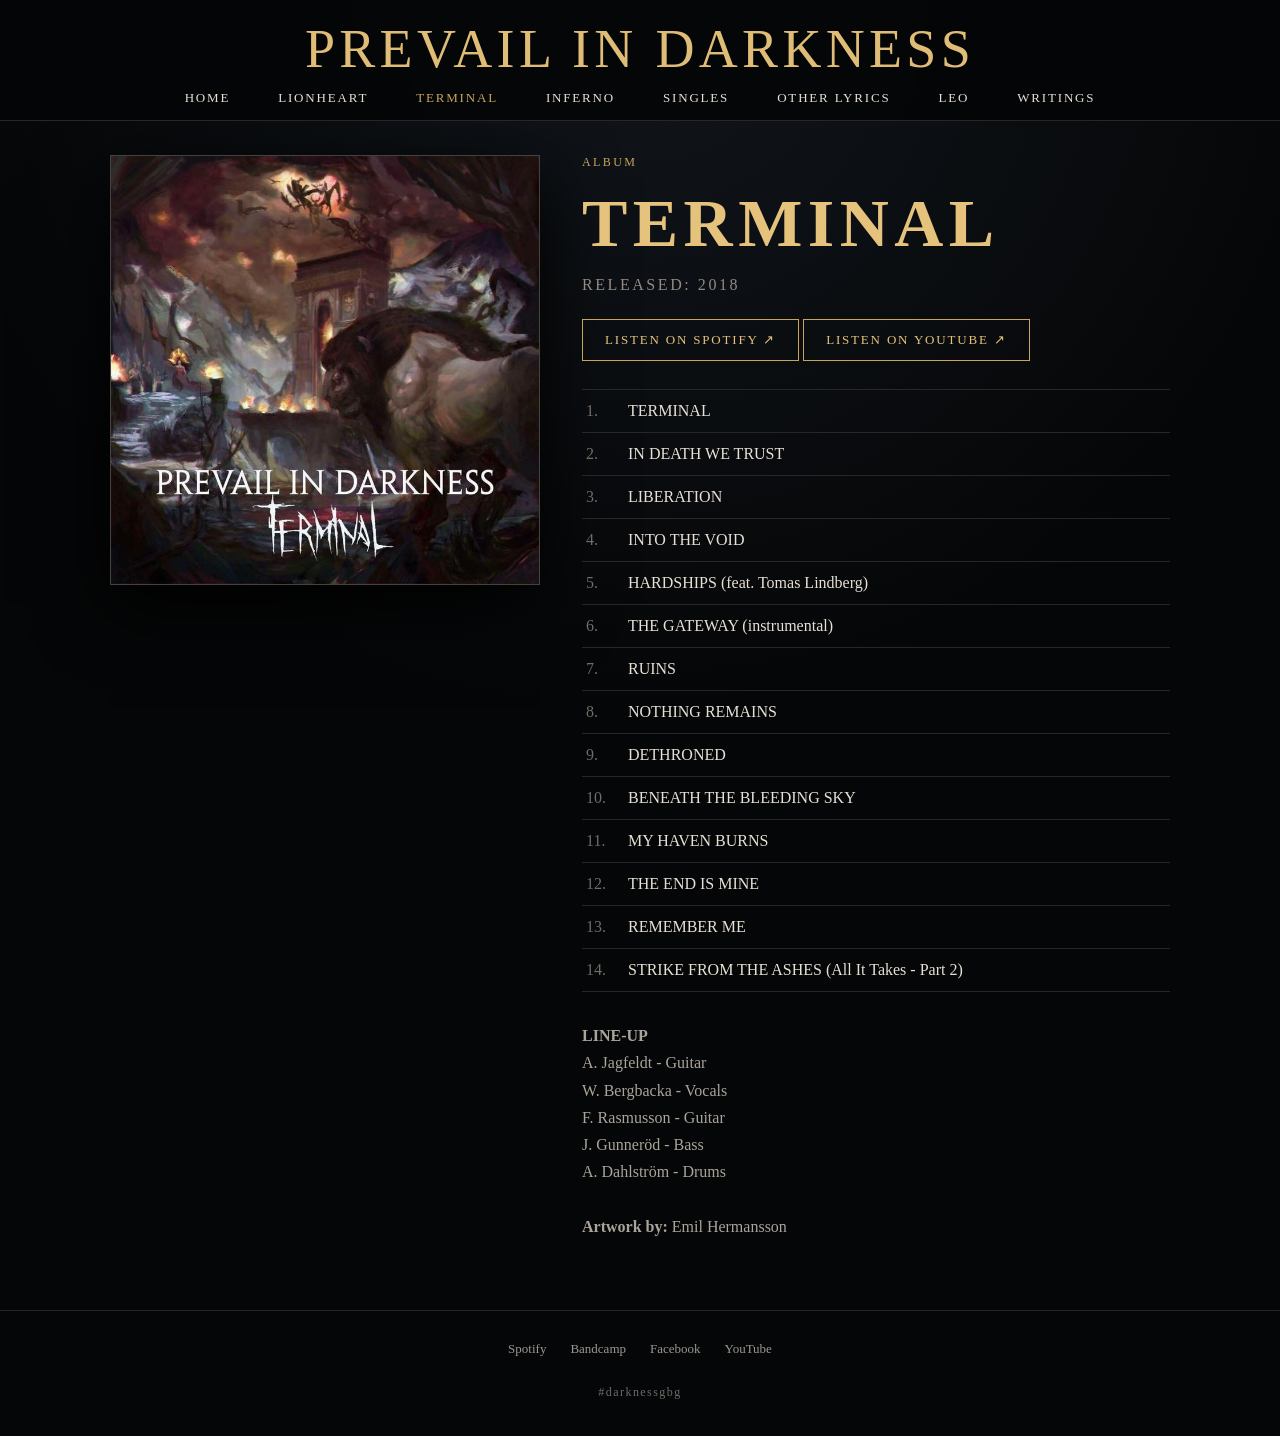
<file: terminal.html>
<!doctype html><html><head><meta charset="utf-8"><meta name="viewport" content="width=device-width,initial-scale=1"><link rel="stylesheet" href="style.css"></head><body><script src="site.js"></script><script>renderAlbum('terminal')</script></body></html>
</file>
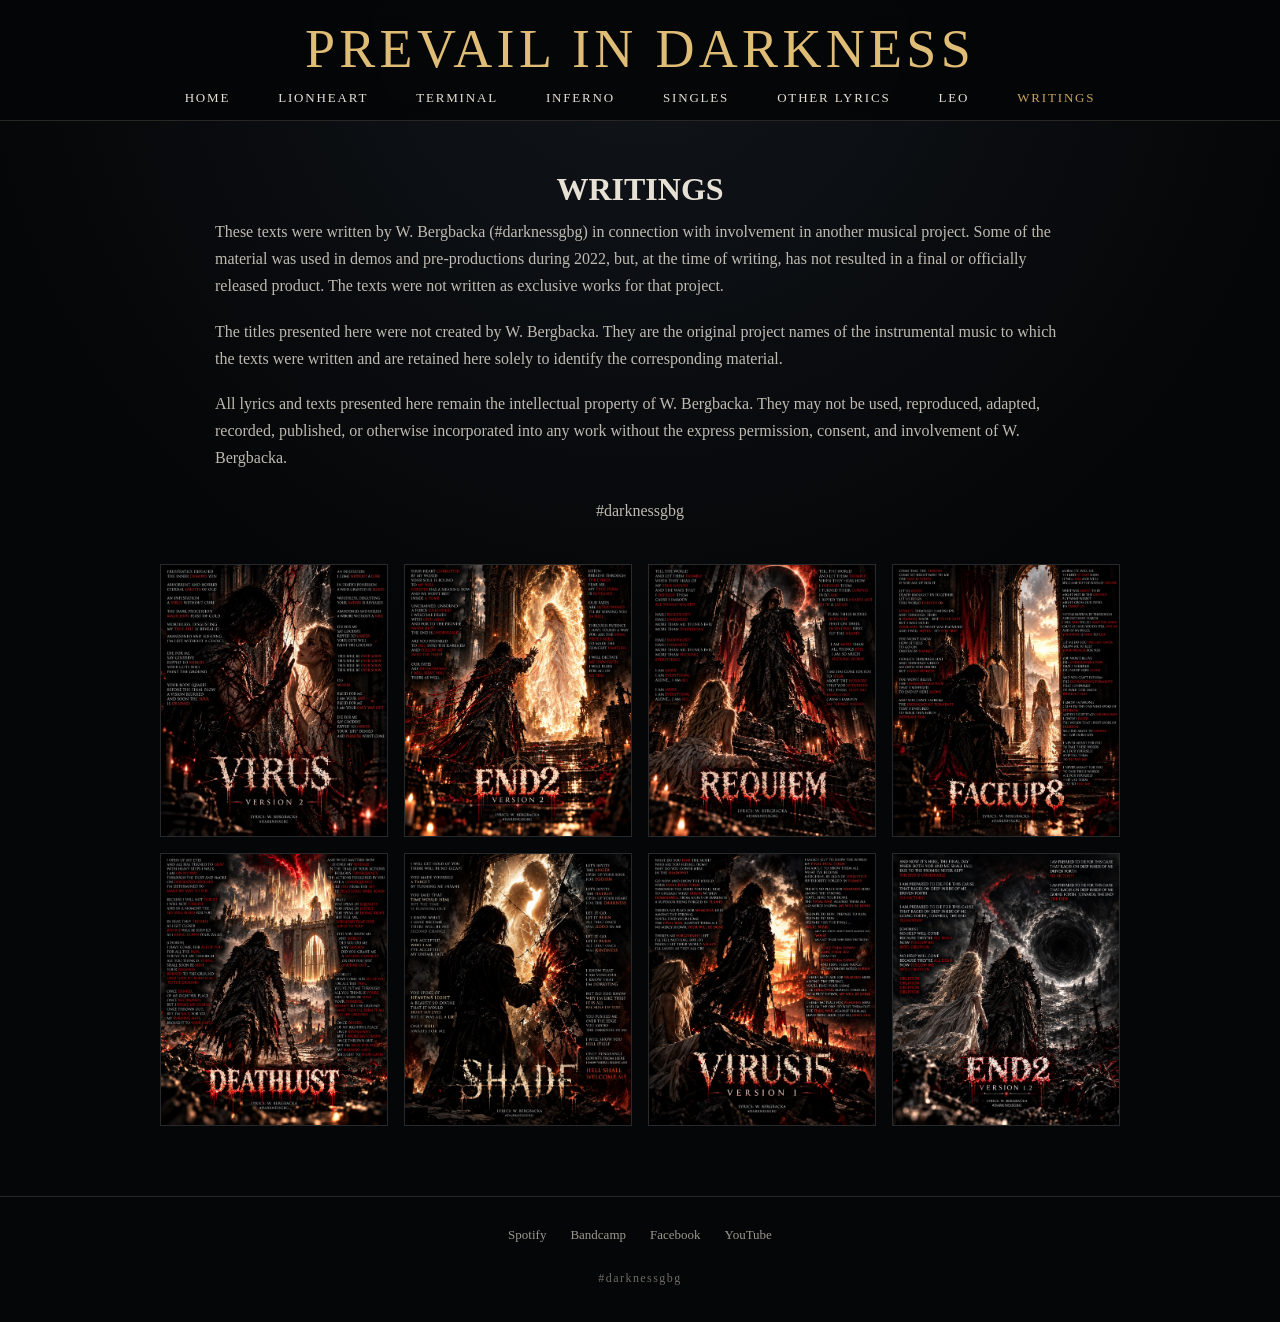
<file: writings.html>
<!doctype html>

<html>

<head>

<meta charset="utf-8">

<meta name="viewport" content="width=device-width,initial-scale=1">

<title>Writings — Prevail In Darkness</title>

<meta name="description" content="Writings by W. Bergbacka.">

<link rel="stylesheet" href="style.css">

<style>

.writings{

  max-width:1000px;

  margin:0 auto;

  padding:50px 20px 70px;

  text-align:center;

}

.writings h1{

  margin:0 0 10px;

}

.writings-intro{

  max-width:850px;

  margin:0 auto 40px;

  text-align:left;

  line-height:1.7;

  opacity:.82;

}

.writings-intro p{

  margin:0 0 18px;

}

.writings-tag{

  text-align:center;

  margin-top:25px !important;

}

.writings-grid{

  display:grid;

  grid-template-columns:repeat(4,1fr);

  gap:16px;

}

.writings-grid img{

  width:100%;

  display:block;

  border:1px solid rgba(255,255,255,.14);

  cursor:pointer;

  transition:transform .2s ease;

}

.writings-grid img:hover{

  transform:scale(1.02);

}

.lightbox{

  display:none;

  position:fixed;

  z-index:9999;

  inset:0;

  background:rgba(0,0,0,.95);

  align-items:center;

  justify-content:center;

  padding:20px;

}

.lightbox.open{

  display:flex;

}

.lightbox img{

  max-width:100%;

  max-height:92vh;

  object-fit:contain;

}

.lightbox-close{

  position:absolute;

  top:15px;

  right:20px;

  color:white;

  font-size:38px;

  cursor:pointer;

}

@media(max-width:720px){

  .writings-grid{

    grid-template-columns:repeat(2,1fr);

    gap:10px;

  }

  .writings{

    padding:35px 12px 60px;

  }

  .writings-intro{

    padding:0 8px;

  }

}

</style>

</head>

<body>

<script src="site.js"></script>

<script>

document.body.innerHTML=head('WRITINGS')+`

<main class="writings">

<h1>WRITINGS</h1>

<div class="writings-intro">

<p>These texts were written by W. Bergbacka (#darknessgbg) in connection with involvement in another musical project. Some of the material was used in demos and pre-productions during 2022, but, at the time of writing, has not resulted in a final or officially released product. The texts were not written as exclusive works for that project.</p>

<p>The titles presented here were not created by W. Bergbacka. They are the original project names of the instrumental music to which the texts were written and are retained here solely to identify the corresponding material.</p>

<p>All lyrics and texts presented here remain the intellectual property of W. Bergbacka. They may not be used, reproduced, adapted, recorded, published, or otherwise incorporated into any work without the express permission, consent, and involvement of W. Bergbacka.</p>

<p class="writings-tag">#darknessgbg</p>

</div>

<div class="writings-grid">

<img src="assets/writings-virus-version-2.jpg" alt="Virus Version 2" onclick="openWriting(this.src)">

<img src="assets/writings-end2-version-2.jpg" alt="End2 Version 2" onclick="openWriting(this.src)">

<img src="assets/writings-requiem.jpg" alt="Requiem" onclick="openWriting(this.src)">

<img src="assets/writings-faceup8.jpg" alt="FaceUp8" onclick="openWriting(this.src)">

<img src="assets/writings-deathlust.jpg" alt="Deathlust" onclick="openWriting(this.src)">

<img src="assets/writings-shade.jpg" alt="Shade" onclick="openWriting(this.src)">

<img src="assets/writings-virus15-version-1.jpg" alt="Virus Version 1" onclick="openWriting(this.src)">

<img src="assets/writings-end2-version-1-2.jpg" alt="End2 Version 1.2" onclick="openWriting(this.src)">

</div>

</main>

<div class="lightbox" id="writingLightbox" onclick="closeWriting()">

<span class="lightbox-close">&times;</span>

<img id="writingFull" alt="">

</div>

`+footer();

function openWriting(src){

  document.getElementById('writingFull').src=src;

  document.getElementById('writingLightbox').classList.add('open');

}

function closeWriting(){

  document.getElementById('writingLightbox').classList.remove('open');

}

</script>

</body>

</html>
</file>
<file: style.css>
:root{--bg:#050607;--panel:#0a0c0e;--ink:#e7e0d5;--muted:#918b83;--gold:#c8a45d;--line:#292724}*{box-sizing:border-box}html{background:var(--bg);color:var(--ink);font-family:Georgia,'Times New Roman',serif}body{margin:0;background:radial-gradient(circle at 50% 0,#11161c 0,#050607 45%);min-height:100vh}a{color:inherit;text-decoration:none}.site-head{position:sticky;top:0;z-index:5;background:rgba(5,6,7,.94);backdrop-filter:blur(10px);border-bottom:1px solid var(--line)}.brand{text-align:center;color:#e0bd76;letter-spacing:.08em;font-size:clamp(28px,5vw,54px);padding:18px 12px 10px}.nav{display:flex;justify-content:center;gap:clamp(14px,4vw,48px);padding:0 12px 14px;font-size:13px;letter-spacing:.14em}.nav a:hover,.nav .active{color:var(--gold)}main{max-width:1100px;margin:auto;padding:34px 20px 70px}.hero{min-height:70vh;display:grid;place-items:end center;text-align:center;background:linear-gradient(180deg,rgba(0,0,0,.06),rgba(0,0,0,.92)),url('assets/leo-cathedral.jpg') center/cover;border:1px solid var(--line);padding:44px 20px}.hero h1{font-size:clamp(34px,7vw,70px);letter-spacing:.06em;margin:0;color:#e5c37d}.official{letter-spacing:.5em;font-size:13px}.hero p{font-size:18px;max-width:620px;line-height:1.6}.btn{display:inline-block;border:1px solid var(--gold);padding:12px 22px;color:#e5c37d;letter-spacing:.14em;font-size:13px}.release-head{display:grid;grid-template-columns:minmax(240px,430px) 1fr;gap:42px;align-items:start}.cover{width:100%;border:1px solid #45413b;box-shadow:0 20px 70px #000}.kicker{color:var(--gold);letter-spacing:.2em;font-size:12px}.release-head h1,.section-title{font-size:clamp(38px,7vw,68px);color:#e5c37d;letter-spacing:.08em;margin:.2em 0}.meta{color:var(--muted);letter-spacing:.16em}.tracks{list-style:none;padding:0;margin:28px 0}.tracks li{border-top:1px solid var(--line)}.tracks li:last-child{border-bottom:1px solid var(--line)}.tracks a{display:flex;gap:14px;padding:12px 4px}.tracks .num{color:#706c66;width:28px}.grid{display:grid;grid-template-columns:repeat(3,1fr);gap:28px}.card img{width:100%;aspect-ratio:1;object-fit:cover;border:1px solid #3a3732}.card h2{font-size:18px;font-weight:normal;margin:12px 0 5px}.card .year{color:var(--muted);font-size:12px;letter-spacing:.14em}.feature{margin-top:50px;padding:24px;border:1px solid #393631;display:grid;grid-template-columns:260px 1fr;gap:30px;align-items:center}.feature img{width:100%}.footer{text-align:center;border-top:1px solid var(--line);padding:30px 16px 36px;color:#9c978f}.social{display:flex;justify-content:center;gap:24px;flex-wrap:wrap;font-size:13px;margin-bottom:28px}.social a:hover{color:var(--gold)}.tag{font-size:12px;letter-spacing:.12em;color:#6f6b65}.credits{margin-top:30px;color:#aaa49a;line-height:1.7}.note{color:#8f8a83;font-style:italic}@media(max-width:720px){.nav{gap:12px;overflow:auto;justify-content:flex-start;padding-left:16px}.release-head,.feature{grid-template-columns:1fr}.grid{grid-template-columns:1fr 1fr}.hero{min-height:67vh}.brand{font-size:30px}}@media(max-width:460px){.grid{grid-template-columns:1fr}.card{max-width:330px;margin:auto}}
.hero-copy{max-width:680px}.secondary{border-color:#4b4741;color:#aaa49a}.trilogy-links{line-height:2}.trilogy-links small{color:#77716a;letter-spacing:.08em}.lyric-page{max-width:780px}.lyric-title{font-size:clamp(32px,6vw,52px)}.lyric-copy{white-space:pre-wrap;line-height:1.75;font-size:17px;margin:28px 0 40px}.release-head .cover{object-fit:contain;background:#000}

.lyric-copy pre{white-space:pre-wrap;font:inherit;line-height:1.75;margin:0 0 32px;color:var(--text)}
.lyric-copy .credits{margin-top:36px;padding-top:22px;border-top:1px solid var(--line);line-height:1.8}
.lyric-copy pre{white-space:pre-wrap;font:inherit;line-height:1.85;margin:0;color:#e8e2d8}.lyric-page{max-width:820px}.lyric-title{font-size:clamp(30px,6vw,48px)}.song-credit{margin-top:34px;padding-top:22px;border-top:1px solid #4b4030;line-height:1.8}
@media(max-width:720px){.nav{justify-content:flex-start;gap:20px;overflow-x:auto;padding:0 16px 14px;font-size:13px}.nav a{white-space:nowrap;flex:0 0 auto}}
</file>
